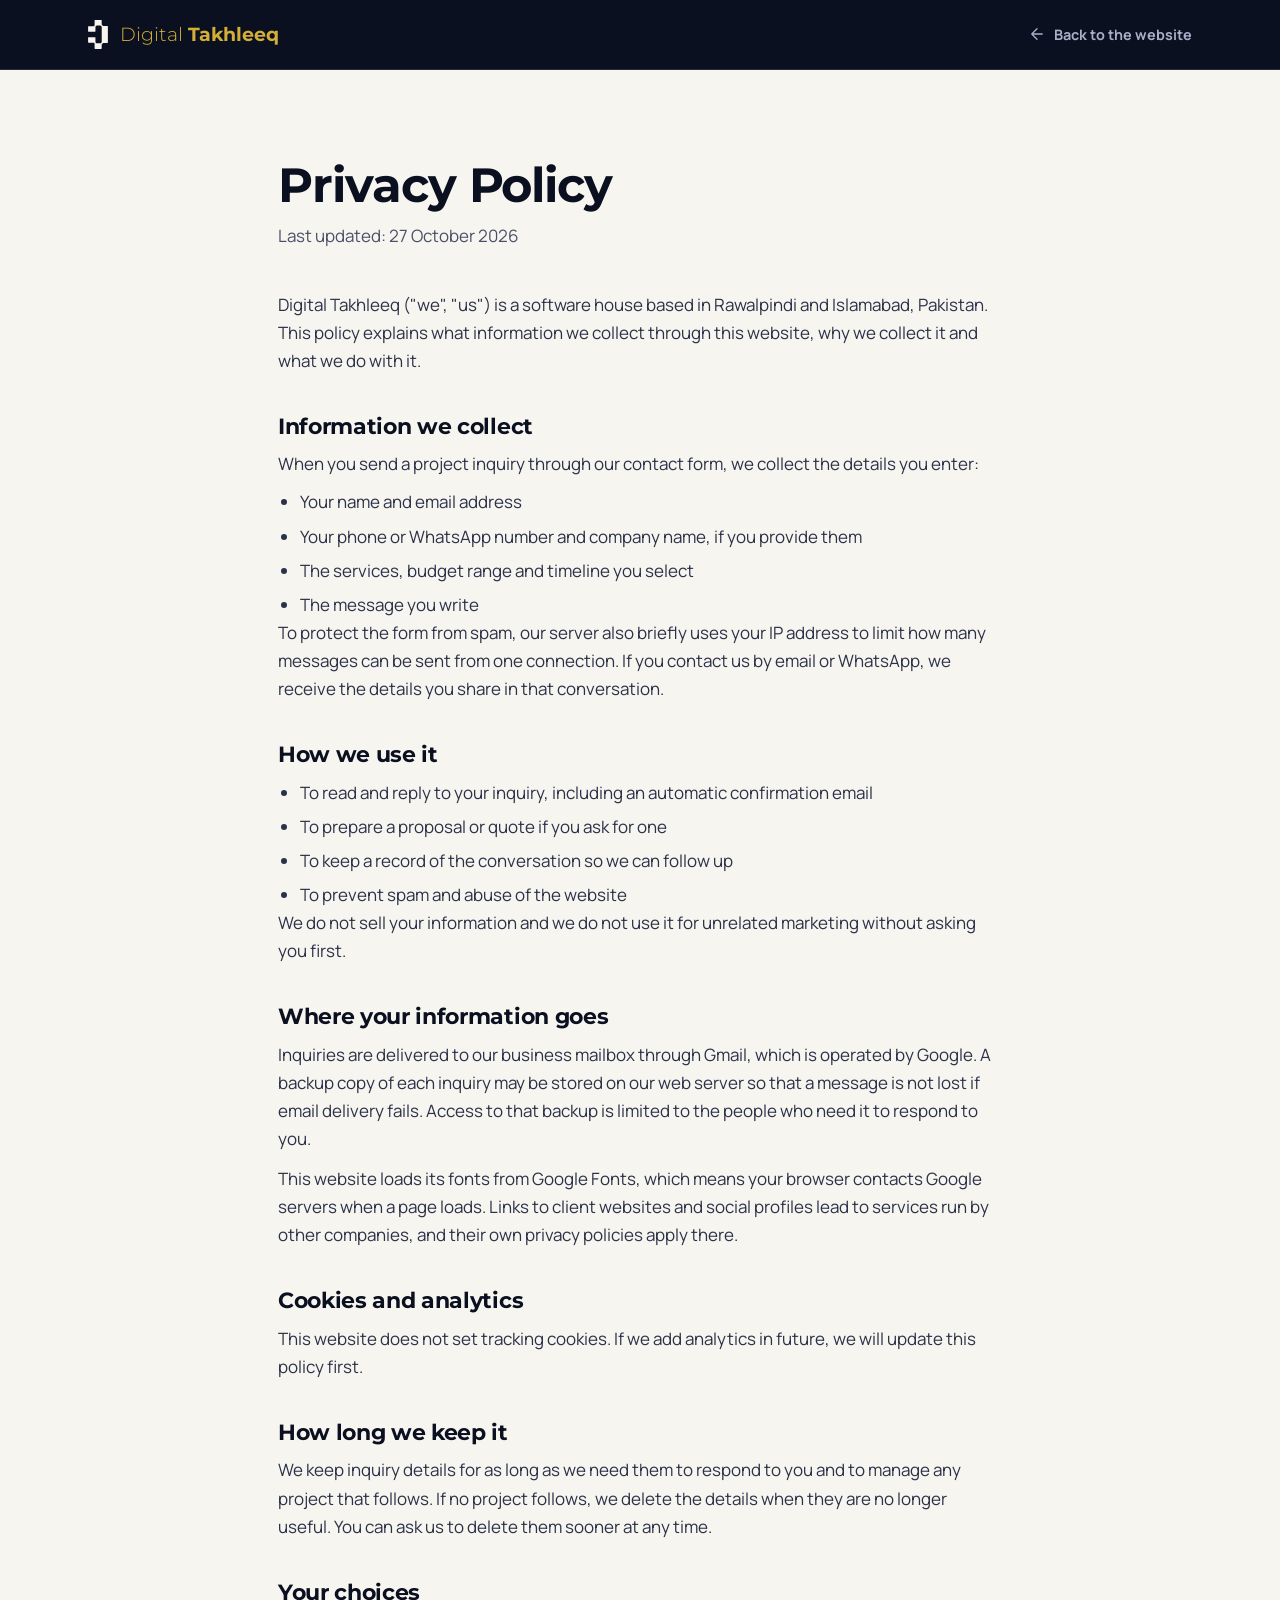
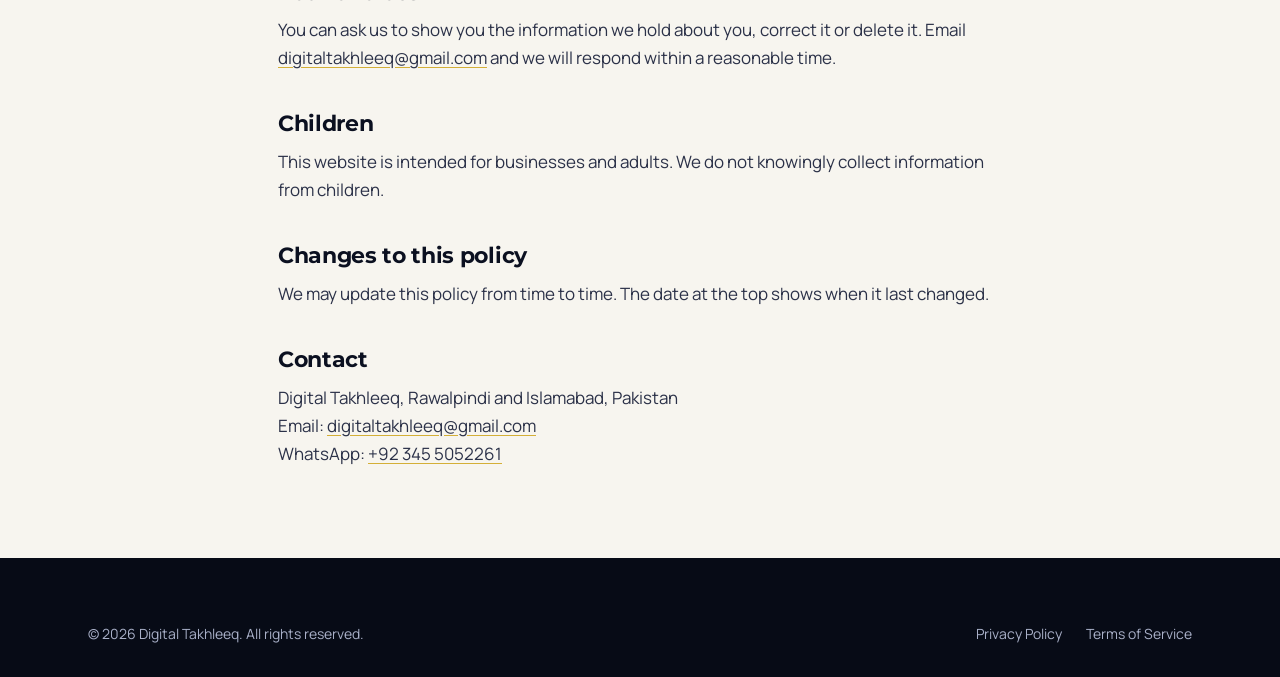
<file: privacy.html>
<!doctype html>
<html lang="en">
<head>
<meta charset="utf-8">
<meta name="viewport" content="width=device-width, initial-scale=1">
<title>Privacy Policy | Digital Takhleeq</title>
<meta name="description" content="How Digital Takhleeq collects, uses and protects the information you send us.">
<link rel="canonical" href="https://digitaltakhleeq.com/privacy.html">
<meta name="robots" content="index, follow">
<meta name="theme-color" content="#0B1020">
<link rel="icon" href="assets/img/favicon.svg" type="image/svg+xml">
<link rel="icon" href="assets/img/favicon.ico" sizes="48x48">
<link rel="apple-touch-icon" href="assets/img/apple-touch-icon.png">
<link rel="preconnect" href="https://fonts.googleapis.com">
<link rel="preconnect" href="https://fonts.gstatic.com" crossorigin>
<link rel="stylesheet" href="https://fonts.googleapis.com/css2?family=Manrope:wght@400;500;600;700&family=Montserrat:ital,wght@0,300;0,400;0,600;0,700;0,800;1,300&display=swap">
<link rel="stylesheet" href="assets/css/styles.css">
</head>
<body>
<svg width="0" height="0" style="position:absolute" aria-hidden="true" focusable="false"><defs><symbol id="i-mark" viewBox="0 0 496 726"><path fill="currentColor" stroke="none" fill-rule="evenodd" d="M174 0 L168 3 L163 11 L163 134 L159 142 L149 152 L144 155 L14 155 L6 158 L2 162 L0 167 L0 284 L3 290 L6 293 L11 295 L174 295 L182 289 L184 284 L184 170 L187 164 L208 143 L213 140 L312 140 L315 141 L339 165 L341 172 L341 553 L340 558 L337 563 L318 582 L311 585 L214 585 L206 581 L188 563 L184 555 L184 440 L177 431 L171 429 L13 429 L7 431 L2 436 L0 441 L0 558 L3 564 L6 567 L11 569 L141 569 L147 572 L160 585 L163 591 L163 714 L167 721 L176 725 L326 725 L334 722 L337 719 L340 711 L340 612 L343 607 L370 580 L375 577 L481 577 L488 575 L495 566 L495 159 L492 153 L484 148 L376 148 L370 145 L343 118 L340 113 L340 13 L338 7 L331 1 L328 0Z"/></symbol><symbol id="i-arrow" viewBox="0 0 24 24"><path d="M5 12h14M12 5l7 7-7 7"/></symbol></defs></svg>
<header class="page-bar">
<div class="wrap">
<a class="brand" href="index.html" aria-label="Digital Takhleeq home"><svg class="brand-mark" aria-hidden="true"><use href="#i-mark"/></svg><span class="brand-word"><span>Digital</span> <b>Takhleeq</b></span></a>
<a class="back" href="index.html"><svg class="ic"><use href="#i-arrow"/></svg>Back to the website</a>
</div>
</header>
<main class="legal">
<div class="wrap">
<h1>Privacy Policy</h1>
<p class="meta">Last updated: 27 October 2026</p>

<p>Digital Takhleeq ("we", "us") is a software house based in Rawalpindi and Islamabad, Pakistan. This policy explains what information we collect through this website, why we collect it and what we do with it.</p>

<h2>Information we collect</h2>
<p>When you send a project inquiry through our contact form, we collect the details you enter:</p>
<ul>
<li>Your name and email address</li>
<li>Your phone or WhatsApp number and company name, if you provide them</li>
<li>The services, budget range and timeline you select</li>
<li>The message you write</li>
</ul>
<p>To protect the form from spam, our server also briefly uses your IP address to limit how many messages can be sent from one connection. If you contact us by email or WhatsApp, we receive the details you share in that conversation.</p>

<h2>How we use it</h2>
<ul>
<li>To read and reply to your inquiry, including an automatic confirmation email</li>
<li>To prepare a proposal or quote if you ask for one</li>
<li>To keep a record of the conversation so we can follow up</li>
<li>To prevent spam and abuse of the website</li>
</ul>
<p>We do not sell your information and we do not use it for unrelated marketing without asking you first.</p>

<h2>Where your information goes</h2>
<p>Inquiries are delivered to our business mailbox through Gmail, which is operated by Google. A backup copy of each inquiry may be stored on our web server so that a message is not lost if email delivery fails. Access to that backup is limited to the people who need it to respond to you.</p>
<p>This website loads its fonts from Google Fonts, which means your browser contacts Google servers when a page loads. Links to client websites and social profiles lead to services run by other companies, and their own privacy policies apply there.</p>

<h2>Cookies and analytics</h2>
<p>This website does not set tracking cookies. If we add analytics in future, we will update this policy first.</p>

<h2>How long we keep it</h2>
<p>We keep inquiry details for as long as we need them to respond to you and to manage any project that follows. If no project follows, we delete the details when they are no longer useful. You can ask us to delete them sooner at any time.</p>

<h2>Your choices</h2>
<p>You can ask us to show you the information we hold about you, correct it or delete it. Email <a href="mailto:digitaltakhleeq@gmail.com">digitaltakhleeq@gmail.com</a> and we will respond within a reasonable time.</p>

<h2>Children</h2>
<p>This website is intended for businesses and adults. We do not knowingly collect information from children.</p>

<h2>Changes to this policy</h2>
<p>We may update this policy from time to time. The date at the top shows when it last changed.</p>

<h2>Contact</h2>
<p>Digital Takhleeq, Rawalpindi and Islamabad, Pakistan<br>Email: <a href="mailto:digitaltakhleeq@gmail.com">digitaltakhleeq@gmail.com</a><br>WhatsApp: <a href="https://wa.me/923455052261">+92 345 5052261</a></p>
</div>
</main>
<footer class="site-footer">
<div class="wrap">
<div class="foot-bottom" style="margin-top:0;border-top:0;padding-top:0">
<span>© <span id="year">2026</span> Digital Takhleeq. All rights reserved.</span>
<span class="foot-legal"><a href="privacy.html">Privacy Policy</a><a href="terms.html">Terms of Service</a></span>
</div>
</div>
</footer>
<script src="assets/js/year.js" defer></script>
</body>
</html>
</file>
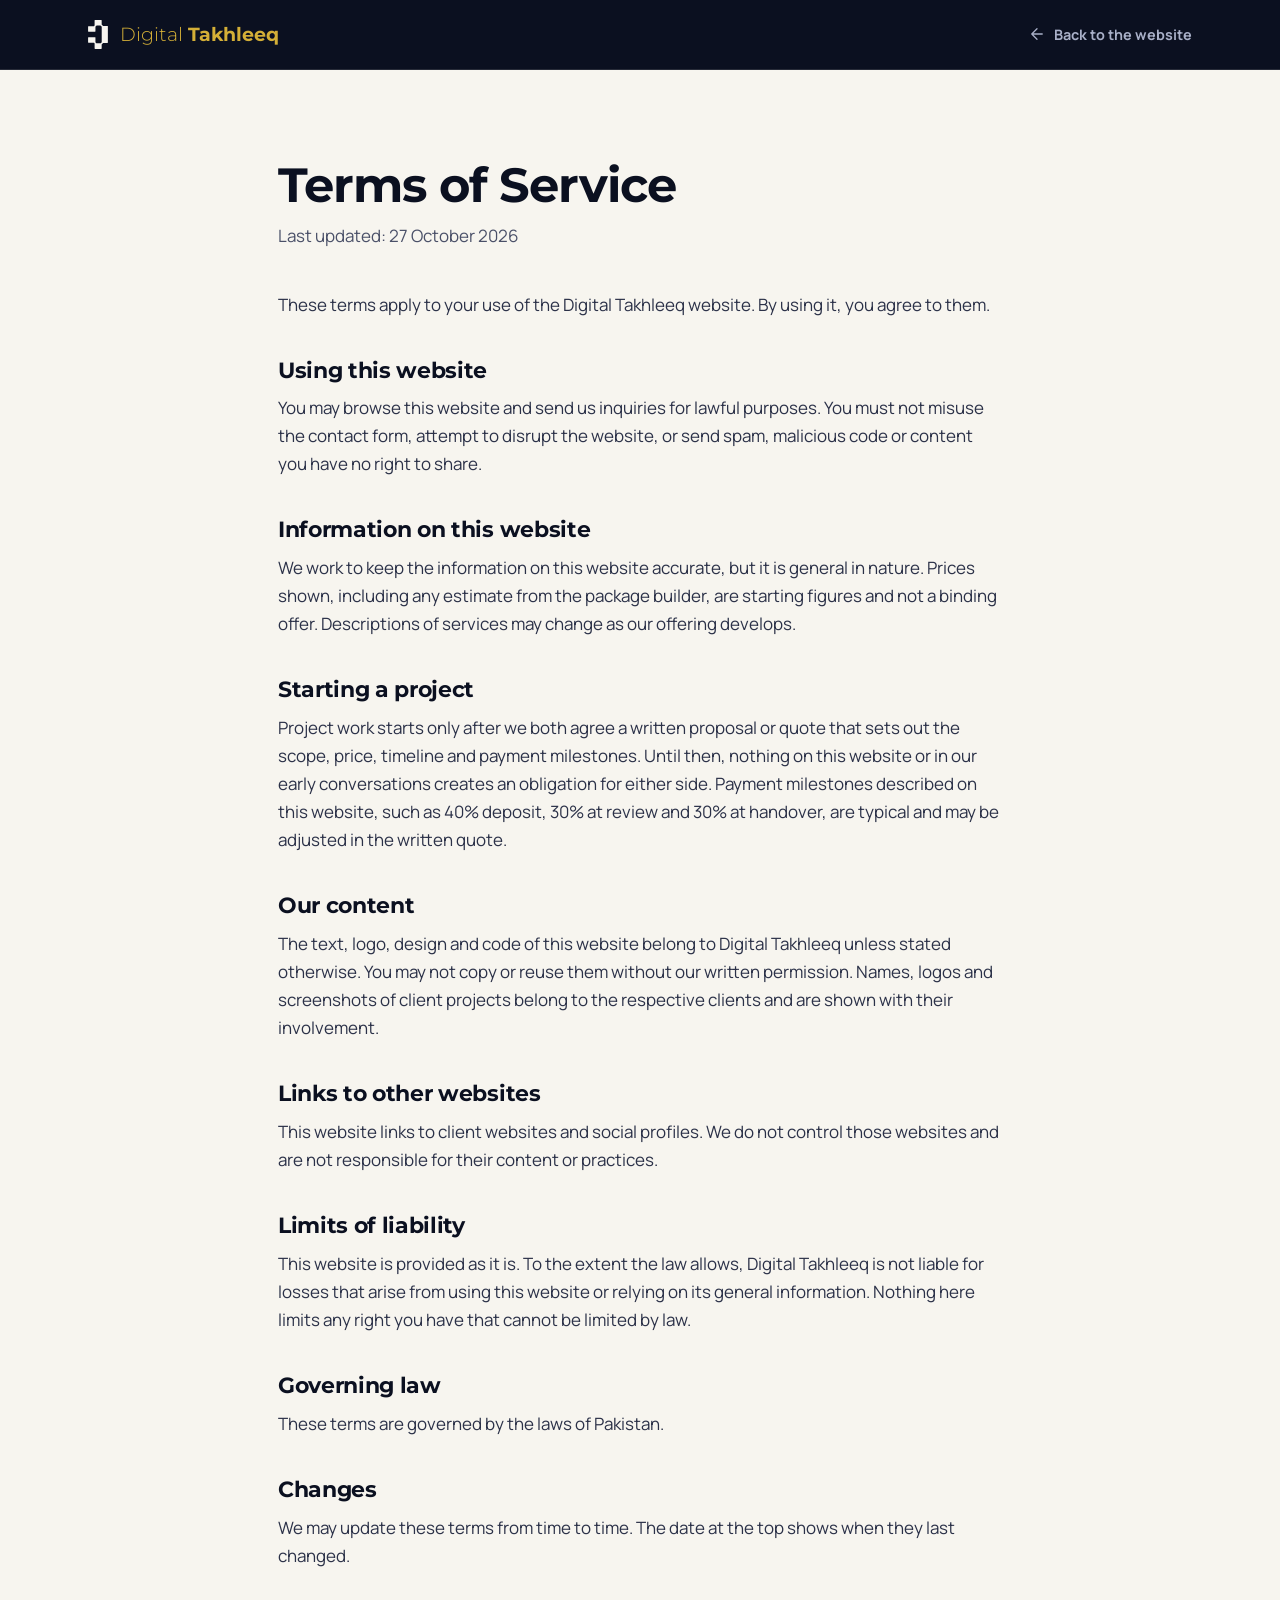
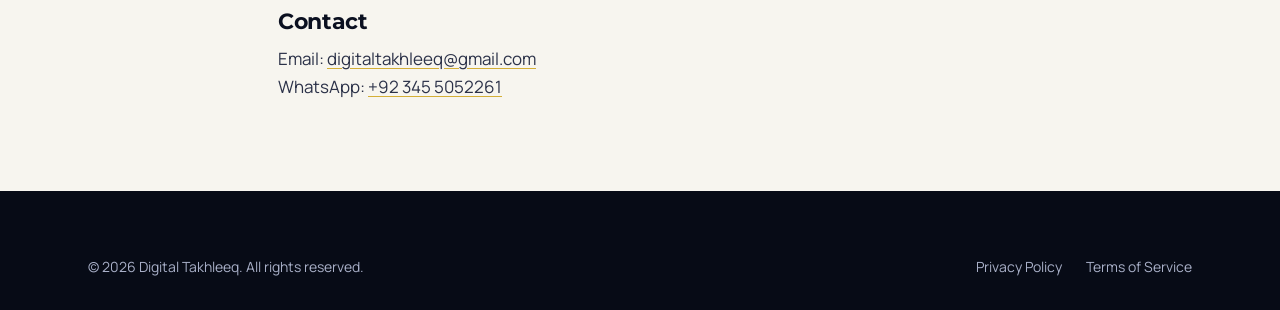
<file: terms.html>
<!doctype html>
<html lang="en">
<head>
<meta charset="utf-8">
<meta name="viewport" content="width=device-width, initial-scale=1">
<title>Terms of Service | Digital Takhleeq</title>
<meta name="description" content="The terms for using the Digital Takhleeq website and how project work is agreed.">
<link rel="canonical" href="https://digitaltakhleeq.com/terms.html">
<meta name="robots" content="index, follow">
<meta name="theme-color" content="#0B1020">
<link rel="icon" href="assets/img/favicon.svg" type="image/svg+xml">
<link rel="icon" href="assets/img/favicon.ico" sizes="48x48">
<link rel="apple-touch-icon" href="assets/img/apple-touch-icon.png">
<link rel="preconnect" href="https://fonts.googleapis.com">
<link rel="preconnect" href="https://fonts.gstatic.com" crossorigin>
<link rel="stylesheet" href="https://fonts.googleapis.com/css2?family=Manrope:wght@400;500;600;700&family=Montserrat:ital,wght@0,300;0,400;0,600;0,700;0,800;1,300&display=swap">
<link rel="stylesheet" href="assets/css/styles.css">
</head>
<body>
<svg width="0" height="0" style="position:absolute" aria-hidden="true" focusable="false"><defs><symbol id="i-mark" viewBox="0 0 496 726"><path fill="currentColor" stroke="none" fill-rule="evenodd" d="M174 0 L168 3 L163 11 L163 134 L159 142 L149 152 L144 155 L14 155 L6 158 L2 162 L0 167 L0 284 L3 290 L6 293 L11 295 L174 295 L182 289 L184 284 L184 170 L187 164 L208 143 L213 140 L312 140 L315 141 L339 165 L341 172 L341 553 L340 558 L337 563 L318 582 L311 585 L214 585 L206 581 L188 563 L184 555 L184 440 L177 431 L171 429 L13 429 L7 431 L2 436 L0 441 L0 558 L3 564 L6 567 L11 569 L141 569 L147 572 L160 585 L163 591 L163 714 L167 721 L176 725 L326 725 L334 722 L337 719 L340 711 L340 612 L343 607 L370 580 L375 577 L481 577 L488 575 L495 566 L495 159 L492 153 L484 148 L376 148 L370 145 L343 118 L340 113 L340 13 L338 7 L331 1 L328 0Z"/></symbol><symbol id="i-arrow" viewBox="0 0 24 24"><path d="M5 12h14M12 5l7 7-7 7"/></symbol></defs></svg>
<header class="page-bar">
<div class="wrap">
<a class="brand" href="index.html" aria-label="Digital Takhleeq home"><svg class="brand-mark" aria-hidden="true"><use href="#i-mark"/></svg><span class="brand-word"><span>Digital</span> <b>Takhleeq</b></span></a>
<a class="back" href="index.html"><svg class="ic"><use href="#i-arrow"/></svg>Back to the website</a>
</div>
</header>
<main class="legal">
<div class="wrap">
<h1>Terms of Service</h1>
<p class="meta">Last updated: 27 October 2026</p>

<p>These terms apply to your use of the Digital Takhleeq website. By using it, you agree to them.</p>

<h2>Using this website</h2>
<p>You may browse this website and send us inquiries for lawful purposes. You must not misuse the contact form, attempt to disrupt the website, or send spam, malicious code or content you have no right to share.</p>

<h2>Information on this website</h2>
<p>We work to keep the information on this website accurate, but it is general in nature. Prices shown, including any estimate from the package builder, are starting figures and not a binding offer. Descriptions of services may change as our offering develops.</p>

<h2>Starting a project</h2>
<p>Project work starts only after we both agree a written proposal or quote that sets out the scope, price, timeline and payment milestones. Until then, nothing on this website or in our early conversations creates an obligation for either side. Payment milestones described on this website, such as 40% deposit, 30% at review and 30% at handover, are typical and may be adjusted in the written quote.</p>

<h2>Our content</h2>
<p>The text, logo, design and code of this website belong to Digital Takhleeq unless stated otherwise. You may not copy or reuse them without our written permission. Names, logos and screenshots of client projects belong to the respective clients and are shown with their involvement.</p>

<h2>Links to other websites</h2>
<p>This website links to client websites and social profiles. We do not control those websites and are not responsible for their content or practices.</p>

<h2>Limits of liability</h2>
<p>This website is provided as it is. To the extent the law allows, Digital Takhleeq is not liable for losses that arise from using this website or relying on its general information. Nothing here limits any right you have that cannot be limited by law.</p>

<h2>Governing law</h2>
<p>These terms are governed by the laws of Pakistan.</p>

<h2>Changes</h2>
<p>We may update these terms from time to time. The date at the top shows when they last changed.</p>

<h2>Contact</h2>
<p>Email: <a href="mailto:digitaltakhleeq@gmail.com">digitaltakhleeq@gmail.com</a><br>WhatsApp: <a href="https://wa.me/923455052261">+92 345 5052261</a></p>
</div>
</main>
<footer class="site-footer">
<div class="wrap">
<div class="foot-bottom" style="margin-top:0;border-top:0;padding-top:0">
<span>© <span id="year">2026</span> Digital Takhleeq. All rights reserved.</span>
<span class="foot-legal"><a href="privacy.html">Privacy Policy</a><a href="terms.html">Terms of Service</a></span>
</div>
</div>
</footer>
<script src="assets/js/year.js" defer></script>
</body>
</html>
</file>
<file: assets/css/styles.css>
/* ==========================================================================
   Digital Takhleeq website
   Layout concept: one long page on alternating navy and cream grounds.
   Shapes are soft rounded rectangles, matching the rounded corners in the logo.
   Gold is used for action and emphasis only.
   ========================================================================== */

:root {
  --navy: #0B1020;
  --navy-2: #111833;
  --navy-3: #161F3D;
  --deep: #070B16;
  --cream: #F7F5EF;
  --cream-2: #EFEBE0;
  --white: #FFFFFF;
  --gold: #D4AF37;
  --gold-ink: #7A5F0B;
  --muted-d: #A9B0C8;
  --muted-l: #4A5068;
  --line-d: rgba(247, 245, 239, .12);
  --line-l: #DDD8CB;
  --danger: #B3261E;

  --f-display: 'Montserrat', system-ui, sans-serif;
  --f-body: 'Manrope', system-ui, -apple-system, 'Segoe UI', sans-serif;
  --f-ur: 'Noto Naskh Arabic', 'Segoe UI', serif;

  --r-s: 10px;
  --r-m: 14px;
  --r-l: 20px;
  --ease: cubic-bezier(.22, .61, .36, 1);
  --header-h: 72px;
}

*, *::before, *::after { box-sizing: border-box; }
html { scroll-behavior: smooth; -webkit-text-size-adjust: 100%; }
body {
  margin: 0;
  background: var(--navy);
  color: var(--cream);
  font-family: var(--f-body);
  font-size: 17px;
  line-height: 1.65;
  -webkit-font-smoothing: antialiased;
  text-rendering: optimizeLegibility;
}
img { max-width: 100%; display: block; }
a { color: inherit; text-decoration: none; }
button { font: inherit; color: inherit; cursor: pointer; }
h1, h2, h3, h4, p, ul, ol, dl, dd, figure { margin: 0; }
ul, ol { padding: 0; list-style: none; }
::selection { background: var(--gold); color: var(--navy); }
section[id] { scroll-margin-top: calc(var(--header-h) - 8px); }

:focus-visible { outline: 2px solid var(--gold); outline-offset: 3px; border-radius: 6px; }

.wrap { width: 100%; max-width: 1200px; margin: 0 auto; padding-inline: clamp(20px, 4vw, 48px); }

.skip { position: absolute; left: 12px; top: -64px; z-index: 100; background: var(--gold); color: var(--navy); padding: 10px 16px; border-radius: var(--r-s); font-weight: 700; transition: top .2s var(--ease); }
.skip:focus { top: 12px; }

.progress { position: fixed; top: 0; left: 0; width: 100%; height: 2px; background: var(--gold); transform-origin: left; transform: scaleX(var(--p, 0)); z-index: 70; pointer-events: none; }

.ic { width: 1.25em; height: 1.25em; fill: none; stroke: currentColor; stroke-width: 1.7; stroke-linecap: round; stroke-linejoin: round; flex: none; }

/* Themes ------------------------------------------------------------------ */
.on-dark { --fg: var(--cream); --muted: var(--muted-d); --line: var(--line-d); --surface: var(--navy-2); background: var(--navy); color: var(--fg); }
.on-light { --fg: var(--navy); --muted: var(--muted-l); --line: var(--line-l); --surface: var(--white); background: var(--cream); color: var(--fg); }

/* Type -------------------------------------------------------------------- */
h1, h2, h3 { font-family: var(--f-display); letter-spacing: -.015em; text-wrap: balance; }
h1 { font-size: clamp(2.3rem, 4.6vw, 3.6rem); line-height: 1.06; font-weight: 700; letter-spacing: -.022em; }
h2 { font-size: clamp(1.9rem, 3.4vw, 2.85rem); line-height: 1.1; font-weight: 700; }
h3 { font-size: 1.25rem; line-height: 1.25; font-weight: 700; }
.gold { color: var(--gold); }
.eyebrow { font-size: .75rem; font-weight: 700; letter-spacing: .16em; text-transform: uppercase; color: var(--gold); }
.on-light .eyebrow { color: var(--gold-ink); }
.lead { font-size: 1.125rem; line-height: 1.65; color: var(--muted); max-width: 40rem; }

.section { padding-block: clamp(64px, 8vw, 112px); }
.section-head { display: flex; flex-direction: column; gap: 16px; max-width: 46rem; margin-bottom: clamp(32px, 4vw, 56px); }
.section-head h2 + .lead { margin-top: 0; }

/* Buttons ----------------------------------------------------------------- */
.btn { display: inline-flex; align-items: center; justify-content: center; gap: 10px; padding: 15px 26px; border: 0; border-radius: var(--r-m); font-weight: 700; font-size: .95rem; line-height: 1; white-space: nowrap; transition: transform .25s var(--ease), background-color .25s var(--ease), color .25s var(--ease), box-shadow .25s var(--ease); }
.btn .ic { transition: transform .25s var(--ease); }
.btn:hover { transform: translateY(-2px); }
.btn:hover .ic { transform: translateX(3px); }
.btn:active { transform: translateY(0); }
.btn-sm { padding: 11px 18px; font-size: .875rem; border-radius: 12px; }
.btn-block { width: 100%; padding-block: 18px; }
.btn-gold { background: var(--gold); color: var(--navy); }
.btn-gold:hover { background: #E3C25A; box-shadow: 0 12px 30px -12px rgba(212, 175, 55, .7); }
.btn-ghost { background: transparent; color: var(--cream); box-shadow: inset 0 0 0 1px rgba(247, 245, 239, .28); }
.btn-ghost:hover { background: rgba(247, 245, 239, .07); box-shadow: inset 0 0 0 1px rgba(247, 245, 239, .5); }
.btn-navy { background: var(--navy); color: var(--cream); }
.btn-navy:hover { background: #1A2347; box-shadow: 0 12px 30px -14px rgba(11, 16, 32, .7); }
.btn-line { background: transparent; color: var(--navy); box-shadow: inset 0 0 0 1px var(--navy); }
.btn-line:hover { background: rgba(11, 16, 32, .05); }

.link { position: relative; display: inline-flex; align-items: center; gap: 8px; font-weight: 700; font-size: .95rem; color: var(--fg); padding-bottom: 4px; background: linear-gradient(var(--gold), var(--gold)) left bottom / 36% 2px no-repeat; transition: background-size .35s var(--ease); }
.link .ic { transition: transform .25s var(--ease); }
.link:hover { background-size: 100% 2px; }
.link:hover .ic { transform: translateX(3px); }

/* Header ------------------------------------------------------------------ */
.site-header { position: fixed; inset: 0 0 auto 0; z-index: 60; height: var(--header-h); display: flex; align-items: center; transition: background-color .35s var(--ease), border-color .35s var(--ease), box-shadow .35s var(--ease); border-bottom: 1px solid transparent; }
.site-header.is-scrolled { background: rgba(11, 16, 32, .82); -webkit-backdrop-filter: blur(14px); backdrop-filter: blur(14px); border-color: rgba(247, 245, 239, .08); }
.header-row { display: flex; align-items: center; gap: 32px; }
.brand { display: inline-flex; align-items: center; gap: 12px; }
.brand-mark { width: 20px; height: 29px; color: var(--cream); flex: none; transition: transform .4s var(--ease); }
.brand:hover .brand-mark { transform: translateY(-2px); }
.brand-word { font-family: var(--f-display); font-size: 1.2rem; line-height: 1; color: var(--gold); white-space: nowrap; }
.brand-word span { font-weight: 300; }
.brand-word b { font-weight: 700; }
.nav { display: flex; gap: 4px; margin-left: auto; }
.nav a { position: relative; padding: 10px 14px; font-size: .9rem; font-weight: 600; color: rgba(247, 245, 239, .78); border-radius: 10px; transition: color .25s var(--ease); }
.nav a::after { content: ""; position: absolute; left: 14px; right: 14px; bottom: 5px; height: 2px; background: var(--gold); transform: scaleX(0); transform-origin: left; transition: transform .3s var(--ease); }
.nav a:hover, .nav a[aria-current="true"] { color: var(--cream); }
.nav a:hover::after, .nav a[aria-current="true"]::after { transform: scaleX(1); }
.menu-btn { display: none; width: 46px; height: 46px; margin-left: auto; background: transparent; border: 0; position: relative; border-radius: 12px; }
.menu-btn span { position: absolute; left: 12px; right: 12px; height: 2px; background: var(--cream); border-radius: 2px; transition: transform .35s var(--ease), top .35s var(--ease); }
.menu-btn span:nth-child(1) { top: 18px; }
.menu-btn span:nth-child(2) { top: 26px; }
.menu-btn[aria-expanded="true"] span:nth-child(1) { top: 22px; transform: rotate(45deg); }
.menu-btn[aria-expanded="true"] span:nth-child(2) { top: 22px; transform: rotate(-45deg); }

.menu { position: fixed; inset: 0; z-index: 55; background: var(--navy); padding: calc(var(--header-h) + 28px) max(24px, env(safe-area-inset-right)) 32px max(24px, env(safe-area-inset-left)); display: flex; flex-direction: column; gap: 28px; opacity: 0; visibility: hidden; transition: opacity .35s var(--ease), visibility .35s; overflow-y: auto; }
.menu.is-open { opacity: 1; visibility: visible; }
.menu nav { display: flex; flex-direction: column; }
.menu nav a { font-family: var(--f-display); font-weight: 700; font-size: 1.9rem; padding: 12px 0; border-bottom: 1px solid var(--line-d); opacity: 0; transform: translateY(14px); transition: opacity .45s var(--ease), transform .45s var(--ease); }
.menu.is-open nav a { opacity: 1; transform: none; }
.menu.is-open nav a:nth-child(1) { transition-delay: .06s; }
.menu.is-open nav a:nth-child(2) { transition-delay: .11s; }
.menu.is-open nav a:nth-child(3) { transition-delay: .16s; }
.menu.is-open nav a:nth-child(4) { transition-delay: .21s; }
.menu.is-open nav a:nth-child(5) { transition-delay: .26s; }
.menu.is-open nav a:nth-child(6) { transition-delay: .31s; }
.menu .btn { align-self: flex-start; }
.menu-note { color: var(--muted-d); font-size: .95rem; }

/* Reveal motion ----------------------------------------------------------- */
.js [data-reveal] { opacity: 0; transform: translate3d(0, 18px, 0); transition: opacity .7s var(--ease) var(--d, 0s), transform .7s var(--ease) var(--d, 0s); }
.js [data-reveal].is-in { opacity: 1; transform: none; }

/* Hero -------------------------------------------------------------------- */
.hero { position: relative; overflow: hidden; padding-top: calc(var(--header-h) + clamp(40px, 6vw, 88px)); }
.hero::before { content: ""; position: absolute; inset: -20% -10% auto auto; width: 70%; height: 90%; background: radial-gradient(closest-side, rgba(212, 175, 55, .11), transparent); pointer-events: none; }
.hero-grid { position: relative; display: grid; grid-template-columns: minmax(0, 1.15fr) minmax(0, .85fr); gap: clamp(40px, 6vw, 72px); align-items: center; }
.hero-copy { display: flex; flex-direction: column; gap: 26px; }
.hero-actions { display: flex; flex-wrap: wrap; gap: 14px; padding-top: 4px; }
.hero-note { font-size: .9rem; color: var(--muted-d); }

.sys { max-width: 520px; width: 100%; margin-inline: auto; background: var(--navy-2); border: 1px solid var(--line-d); border-radius: 24px; padding: clamp(20px, 3vw, 32px); display: flex; flex-direction: column; align-items: center; }
.sys-chip { display: inline-flex; align-items: center; gap: 10px; padding: 9px 16px; border-radius: 999px; background: var(--navy); border: 1px solid var(--line-d); font-size: .7rem; font-weight: 700; letter-spacing: .16em; text-transform: uppercase; }
.sys-chip .dot { width: 7px; height: 7px; border-radius: 50%; background: var(--gold); animation: pulse 2.4s ease-in-out infinite; }
.sys-link { position: relative; width: 1px; height: 30px; background: rgba(247, 245, 239, .2); }
.sys-link i { position: absolute; left: -2px; top: 0; width: 5px; height: 5px; border-radius: 50%; background: var(--gold); animation: travel 2.4s ease-in-out infinite; }
.sys-core { width: 100%; display: flex; align-items: center; gap: 18px; padding: 18px 22px; background: var(--navy); border: 1px solid rgba(212, 175, 55, .5); border-radius: var(--r-l); }
.sys-mark { width: 26px; height: 38px; color: var(--cream); flex: none; }
.sys-core div { display: flex; flex-direction: column; gap: 2px; min-width: 0; }
.sys-core strong { font-family: var(--f-display); font-size: 1.1rem; }
.sys-core span { font-size: .875rem; color: var(--muted-d); }
.sys-mods { width: 100%; display: grid; grid-template-columns: repeat(3, minmax(0, 1fr)); gap: 10px; }
.sys-mods li { display: flex; flex-direction: column; gap: 10px; padding: 14px; background: var(--navy); border-radius: var(--r-m); font-size: .85rem; font-weight: 700; box-shadow: inset 0 0 0 1px var(--line-d); animation: lit 7.2s ease-in-out infinite; }
.sys-mods li .ic { color: var(--gold); width: 22px; height: 22px; }
.sys-mods li:nth-child(1) { animation-delay: 0s; }
.sys-mods li:nth-child(2) { animation-delay: 1.2s; }
.sys-mods li:nth-child(3) { animation-delay: 2.4s; }
.sys-mods li:nth-child(4) { animation-delay: 3.6s; }
.sys-mods li:nth-child(5) { animation-delay: 4.8s; }
.sys-mods li:nth-child(6) { animation-delay: 6s; }
@keyframes lit { 0%, 18%, 100% { box-shadow: inset 0 0 0 1px var(--line-d); transform: none; } 4%, 12% { box-shadow: inset 0 0 0 1px var(--gold); transform: translateY(-3px); } }
@keyframes travel { 0% { transform: translateY(0); opacity: 0; } 15%, 85% { opacity: 1; } 100% { transform: translateY(26px); opacity: 0; } }
@keyframes pulse { 0%, 100% { box-shadow: 0 0 0 0 rgba(212, 175, 55, .5); } 50% { box-shadow: 0 0 0 6px rgba(212, 175, 55, 0); } }

.facts { display: grid; grid-template-columns: repeat(4, minmax(0, 1fr)); gap: 0; margin-top: clamp(48px, 6vw, 80px); border-top: 1px solid var(--line-d); padding-block: 36px 56px; }
.facts li { display: flex; flex-direction: column; gap: 8px; padding-right: 28px; }
.facts strong { font-family: var(--f-display); font-size: 1.05rem; }
.facts span { font-size: .95rem; line-height: 1.55; color: var(--muted-d); }

/* Services ---------------------------------------------------------------- */
.cards { display: grid; grid-template-columns: repeat(3, minmax(0, 1fr)); gap: 24px; }
.card { background: var(--surface); border: 1px solid var(--line); border-radius: var(--r-l); padding: 32px; display: flex; flex-direction: column; gap: 14px; transition: transform .35s var(--ease), border-color .35s var(--ease), box-shadow .35s var(--ease); }
.card p { color: var(--muted); font-size: 1rem; flex: 1; }
.svc:hover { transform: translateY(-5px); border-color: var(--gold); box-shadow: 0 24px 48px -28px rgba(11, 16, 32, .35); }
.svc-ic { width: 48px; height: 48px; border-radius: 12px; background: var(--navy); color: var(--gold); display: grid; place-items: center; transition: background-color .3s var(--ease), color .3s var(--ease), transform .35s var(--ease); }
.svc-ic .ic { width: 24px; height: 24px; }
.svc:hover .svc-ic { background: var(--gold); color: var(--navy); transform: rotate(-6deg); }
.svc .link { align-self: flex-start; }

/* System / journey -------------------------------------------------------- */
.split { display: grid; grid-template-columns: minmax(0, .95fr) minmax(0, 1.05fr); gap: clamp(40px, 6vw, 80px); align-items: start; }
.split-copy { display: flex; flex-direction: column; gap: 20px; align-items: flex-start; }
#system .split-copy { position: sticky; top: calc(var(--header-h) + 32px); }

.journey { background: var(--navy-2); border: 1px solid var(--line-d); border-radius: 24px; padding: clamp(20px, 3vw, 32px); }
.journey-title { font-size: .72rem; font-weight: 700; letter-spacing: .16em; text-transform: uppercase; color: var(--muted-d); margin-bottom: 12px; }
.step { border-top: 1px solid var(--line-d); position: relative; }
.step-btn { position: relative; width: 100%; display: flex; align-items: center; gap: 18px; text-align: left; background: none; border: 0; padding: 18px 0; }
.step-num { flex: none; width: 40px; height: 40px; border-radius: 12px; display: grid; place-items: center; font-family: var(--f-display); font-weight: 700; font-size: .8rem; color: var(--gold); box-shadow: inset 0 0 0 1px rgba(212, 175, 55, .4); transition: background-color .35s var(--ease), color .35s var(--ease), box-shadow .35s var(--ease); }
.step-text { display: flex; flex-direction: column; gap: 3px; min-width: 0; }
.step-text b { font-weight: 600; font-size: 1rem; line-height: 1.4; transition: color .3s var(--ease); }
.step-text em { font-style: normal; font-size: .7rem; font-weight: 700; letter-spacing: .1em; text-transform: uppercase; color: var(--gold); opacity: .85; }
.step:not(.is-active) .step-text b { color: rgba(247, 245, 239, .62); }
.step:not(.is-active):hover .step-text b { color: var(--cream); }
.step.is-active .step-num { background: var(--gold); color: var(--navy); box-shadow: none; }
.step-body { display: grid; grid-template-rows: 0fr; transition: grid-template-rows .45s var(--ease); }
.step-body > div { overflow: hidden; }
.step-body p { padding: 0 0 20px 58px; color: var(--muted-d); font-size: .975rem; }
.step.is-active .step-body { grid-template-rows: 1fr; }
.step-btn::after { content: ""; position: absolute; left: 0; bottom: -1px; height: 2px; width: 100%; background: var(--gold); transform: scaleX(0); transform-origin: left; }
.journey.is-playing .step.is-active .step-btn::after { animation: fill var(--dur, 5s) linear forwards; }
.journey.is-paused .step.is-active .step-btn::after { animation-play-state: paused; }
@keyframes fill { to { transform: scaleX(1); } }

/* Process ----------------------------------------------------------------- */
.timeline { display: grid; grid-template-columns: repeat(5, minmax(0, 1fr)); gap: 28px; }
.timeline li { position: relative; padding-top: 38px; display: flex; flex-direction: column; gap: 10px; }
.timeline li::before { content: ""; position: absolute; top: 7px; left: 16px; right: -28px; height: 1px; background: var(--line-l); }
.timeline li:last-child::before { display: none; }
.t-dot { position: absolute; top: 0; left: 0; width: 15px; height: 15px; border-radius: 50%; background: var(--cream); box-shadow: inset 0 0 0 2px var(--navy); transition: background-color .3s var(--ease), transform .3s var(--ease); }
.timeline li:hover .t-dot { background: var(--gold); transform: scale(1.25); }
.t-num { font-family: var(--f-display); font-weight: 800; font-size: .8rem; color: var(--gold-ink); }
.timeline p { color: var(--muted); font-size: .975rem; }
.timeline .t-out { margin-top: 6px; padding-top: 12px; border-top: 1px solid var(--line-l); color: var(--navy); font-weight: 700; font-size: .95rem; }
.t-out small { display: block; margin-bottom: 2px; font-size: .68rem; font-weight: 700; letter-spacing: .14em; text-transform: uppercase; color: var(--muted-l); }

/* Work -------------------------------------------------------------------- */
.work-grid { display: grid; grid-template-columns: repeat(3, minmax(0, 1fr)); gap: 24px; }
.work-card { display: flex; flex-direction: column; background: var(--surface); border: 1px solid var(--line); border-radius: var(--r-l); overflow: hidden; transition: transform .4s var(--ease), border-color .4s var(--ease), box-shadow .4s var(--ease); }
.work-card:hover { transform: translateY(-6px); border-color: rgba(212, 175, 55, .55); box-shadow: 0 30px 60px -34px rgba(0, 0, 0, .8); }
.shot { position: relative; display: block; aspect-ratio: 16 / 10; overflow: hidden; background: #0E1428; }
.shot img { position: absolute; inset: 0; width: 100%; height: 100%; object-fit: cover; transition: transform .8s var(--ease); }
.work-card:hover .shot img { transform: scale(1.04); }
.shot-fallback { position: absolute; inset: 0; display: flex; flex-direction: column; background: linear-gradient(135deg, #131B3A, #0E1428); }
.shot-fallback .bar { display: flex; align-items: center; gap: 6px; padding: 12px 16px; background: rgba(11, 16, 32, .7); }
.shot-fallback .bar i { width: 8px; height: 8px; border-radius: 50%; background: #2A3358; }
.shot-fallback .bar em { margin-left: 10px; font-style: normal; font-size: .75rem; color: var(--muted-d); }
.shot-fallback strong { flex: 1; display: grid; place-items: center; font-family: var(--f-display); font-size: 1.6rem; font-weight: 700; color: var(--cream); }
.work-body { display: flex; flex-direction: column; gap: 12px; padding: 24px 26px 28px; flex: 1; }
.work-body p { color: var(--muted); font-size: .975rem; }
.work-body .link { margin-top: auto; align-self: flex-start; }
.tags { display: flex; flex-wrap: wrap; gap: 8px; }
.tags li { font-size: .72rem; font-weight: 700; padding: 6px 11px; border-radius: 999px; background: rgba(212, 175, 55, .12); color: #E3C466; }
.work-next { background: transparent; border: 1px dashed rgba(212, 175, 55, .5); justify-content: center; }
.work-next:hover { background: rgba(212, 175, 55, .05); }
.work-next-in { display: flex; flex-direction: column; align-items: flex-start; gap: 14px; padding: 32px; }
.work-next-in p { color: var(--muted-d); }
.pill { display: inline-block; font-size: .68rem; font-weight: 700; letter-spacing: .14em; text-transform: uppercase; padding: 6px 12px; border-radius: 999px; background: var(--gold); color: var(--navy); }

/* Pricing ----------------------------------------------------------------- */
.pricing { display: grid; grid-template-columns: minmax(0, 1.4fr) minmax(0, .9fr); gap: 32px; align-items: start; }
.caps { display: flex; flex-direction: column; gap: 12px; min-width: 0; }
.caps-msg { color: var(--muted-l); padding: 8px 0; }
.caps-msg a { color: var(--navy); text-decoration: underline; text-underline-offset: 3px; font-weight: 700; }
.cap { background: var(--white); border: 1px solid var(--line-l); border-radius: var(--r-m); color: var(--navy); transition: border-color .25s var(--ease), box-shadow .25s var(--ease); }
.cap:hover { border-color: var(--navy); }
.cap.is-on { border-color: var(--navy); box-shadow: 0 0 0 1px var(--navy); }
.cap-head { display: flex; align-items: flex-start; gap: 14px; width: 100%; text-align: left; padding: 18px 20px; background: none; border: 0; color: var(--navy); border-radius: var(--r-m); }
.box { flex: none; width: 22px; height: 22px; border-radius: 7px; background: var(--white); box-shadow: inset 0 0 0 2px var(--navy); display: grid; place-items: center; color: var(--gold); transition: background-color .25s var(--ease); margin-top: 2px; }
.box .ic { width: 14px; height: 14px; stroke-width: 3.2; transform: scale(0); transition: transform .3s var(--ease); }
.cap.is-on .box { background: var(--navy); }
.cap.is-on .box .ic { transform: scale(1); }
.cap-t { display: flex; flex-direction: column; gap: 3px; min-width: 0; flex: 1; }
.cap-t b { font-size: 1rem; }
.cap-t em { font-style: normal; font-size: .875rem; line-height: 1.45; color: var(--muted-l); }
.cap-from { flex: none; text-align: right; font-size: .75rem; line-height: 1.35; color: var(--muted-l); font-variant-numeric: tabular-nums; padding-top: 2px; }
.cap-from b { display: block; font-size: .95rem; color: var(--navy); }
.tiers-wrap { display: grid; grid-template-rows: 0fr; visibility: hidden; transition: grid-template-rows .4s var(--ease), visibility 0s .4s; }
.cap.is-on .tiers-wrap { grid-template-rows: 1fr; visibility: visible; transition: grid-template-rows .4s var(--ease), visibility 0s; }
.tiers-wrap > div { overflow: hidden; min-height: 0; }
.tiers { display: grid; grid-template-columns: repeat(3, minmax(0, 1fr)); gap: 8px; padding: 2px 20px 20px; }
.tier { display: flex; flex-direction: column; gap: 4px; text-align: left; padding: 12px 14px; background: var(--cream); color: var(--navy); border: 1px solid var(--line-l); border-radius: 12px; transition: background-color .25s var(--ease), border-color .25s var(--ease), color .25s var(--ease), transform .25s var(--ease); }
.tier:hover { border-color: var(--navy); }
.tier:active { transform: scale(.98); }
.tier b { font-size: .875rem; }
.tier .tp { font-size: .95rem; font-weight: 800; font-variant-numeric: tabular-nums; }
.tier small { font-size: .78rem; line-height: 1.45; color: var(--muted-l); }
.tier[aria-checked="true"] { background: var(--navy); color: var(--cream); border-color: var(--navy); }
.tier[aria-checked="true"] .tp { color: var(--gold); }
.tier[aria-checked="true"] small { color: var(--muted-d); }

.quote { position: sticky; top: calc(var(--header-h) + 24px); background: var(--navy); color: var(--cream); border-radius: 24px; padding: clamp(24px, 3vw, 34px); display: flex; flex-direction: column; gap: 18px; min-width: 0; }
.quote.is-form { position: static; }
.quote-view, .quote-form, .quote-state { display: flex; flex-direction: column; gap: 18px; animation: pop .4s var(--ease); }
.quote-state { align-items: flex-start; }
.quote-state p { color: var(--muted-d); }
.quote .success-ic { background: var(--gold); color: var(--navy); }
.quote-label { font-size: .72rem; font-weight: 700; letter-spacing: .16em; text-transform: uppercase; color: var(--muted-d); }
.quote-totals { display: flex; flex-direction: column; gap: 14px; }
.quote-tl { display: block; font-size: .8rem; font-weight: 700; color: var(--muted-d); margin-bottom: 2px; }
.quote-figure { font-family: var(--f-display); font-weight: 800; font-size: clamp(2rem, 4vw, 2.7rem); line-height: 1.05; color: var(--gold); font-variant-numeric: tabular-nums; }
.quote-total-m .quote-figure { font-size: clamp(1.5rem, 3vw, 1.95rem); }
.quote-total-m .quote-figure small { font-size: .5em; font-weight: 600; color: var(--muted-d); }
.quote-lines { display: flex; flex-direction: column; padding-block: 8px; border-block: 1px solid var(--line-d); }
.quote-lines li { display: flex; justify-content: space-between; align-items: baseline; gap: 14px; padding: 8px 0; font-size: .9rem; animation: pop .35s var(--ease); }
.quote-lines li + li { border-top: 1px solid rgba(247, 245, 239, .08); }
.quote-lines .ql-name { min-width: 0; }
.quote-lines .ql-name b { font-weight: 700; }
.quote-lines .ql-name em { font-style: normal; color: var(--muted-d); }
.quote-lines .ql-price { flex: none; font-weight: 700; font-variant-numeric: tabular-nums; white-space: nowrap; }
.quote-lines .ql-empty { color: var(--muted-d); }
.quote-lines-sm li { font-size: .82rem; padding: 5px 0; }
.quote-note { font-size: .8125rem; line-height: 1.6; color: var(--muted-d); }
.quote-actions { display: flex; flex-direction: column; gap: 10px; }
.quote-actions .btn-block { padding-block: 16px; }
.btn[aria-disabled="true"] { opacity: .4; pointer-events: none; }
.quote-alt { align-self: center; font-size: .85rem; color: var(--muted-d); text-decoration: underline; text-underline-offset: 3px; transition: color .25s var(--ease); }
.quote-alt:hover { color: var(--cream); }
.btn-text { align-self: flex-start; padding: 4px 0; background: none; border: 0; color: var(--muted-d); font-size: .875rem; text-decoration: underline; text-underline-offset: 3px; }
.btn-text:hover { color: var(--cream); }
.quote-form .field label, .quote-form .field legend { color: var(--cream); }
.quote-form .field input[type="text"], .quote-form .field input[type="email"], .quote-form .field input[type="tel"], .quote-form .field textarea { background: rgba(247, 245, 239, .06); color: var(--cream); border-color: rgba(247, 245, 239, .26); height: 46px; }
.quote-form .field textarea { height: auto; min-height: 84px; }
.quote-form .field input:focus, .quote-form .field textarea:focus { border-color: var(--gold); box-shadow: 0 0 0 4px rgba(212, 175, 55, .25); }
.quote-form .check { color: var(--muted-d); }
.quote-form .check a { color: var(--cream); }
.quote-form .check-box { background: transparent; box-shadow: inset 0 0 0 2px var(--muted-d); }
.quote-form .check input:checked + .check-box { background: var(--gold); box-shadow: none; color: var(--navy); }
.quote-form .err { color: #FF9C9C; }
.quote-form .field.has-error input, .quote-form .field.has-error textarea { border-color: #FF9C9C; }
.quote-form .form-status.is-error { color: #FF9C9C; }
.quote .spinner { border-color: rgba(11, 16, 32, .25); border-top-color: var(--navy); }
.quote .btn-ghost .spinner { border-color: rgba(247, 245, 239, .3); border-top-color: var(--cream); }
@keyframes pop { from { opacity: 0; transform: scale(.85); } to { opacity: 1; transform: none; } }

/* About ------------------------------------------------------------------- */
.about-top { display: grid; grid-template-columns: minmax(0, 1.15fr) minmax(0, .85fr); gap: clamp(32px, 6vw, 80px); align-items: start; margin-bottom: 56px; }
.about-text { display: flex; flex-direction: column; gap: 18px; color: var(--muted-d); font-size: 1.0625rem; line-height: 1.75; }
.about-text b { color: var(--cream); }
.ur { font-family: var(--f-ur); font-size: 1.15em; color: var(--gold); }
.principles { display: grid; grid-template-columns: repeat(3, minmax(0, 1fr)); gap: 20px; }
.card-d { background: var(--navy-2); border: 1px solid var(--line-d); border-radius: var(--r-l); padding: 28px; display: flex; flex-direction: column; gap: 10px; transition: border-color .35s var(--ease), transform .35s var(--ease); }
.card-d:hover { border-color: rgba(212, 175, 55, .5); transform: translateY(-4px); }
.card-d p { color: var(--muted-d); font-size: .975rem; }
.stack { display: grid; grid-template-columns: repeat(4, minmax(0, 1fr)); gap: 24px; margin-top: 56px; padding-top: 32px; border-top: 1px solid var(--line-d); }
.stack dt { font-size: .72rem; font-weight: 700; letter-spacing: .14em; text-transform: uppercase; color: var(--gold); margin-bottom: 8px; }
.stack dd { font-size: .95rem; line-height: 1.55; color: #D9DDEB; }

/* FAQ --------------------------------------------------------------------- */
.split-faq { grid-template-columns: minmax(0, .8fr) minmax(0, 1.4fr); }
.faq { border-bottom: 1px solid var(--line-l); }
.faq-item { border-top: 1px solid var(--line-l); }
.faq-q { width: 100%; display: flex; align-items: center; justify-content: space-between; gap: 24px; padding: 24px 0; text-align: left; background: none; border: 0; font-family: var(--f-body); font-size: 1.1rem; font-weight: 700; color: var(--navy); transition: color .25s var(--ease); }
.faq-q:hover { color: var(--gold-ink); }
.faq-i { position: relative; flex: none; width: 18px; height: 18px; }
.faq-i::before, .faq-i::after { content: ""; position: absolute; left: 0; top: 8px; width: 18px; height: 2px; background: currentColor; border-radius: 2px; transition: transform .35s var(--ease); }
.faq-i::after { transform: rotate(90deg); }
.faq-q[aria-expanded="true"] .faq-i::after { transform: rotate(0); }
.faq-a { display: grid; grid-template-rows: 0fr; transition: grid-template-rows .4s var(--ease); }
.faq-a > div { overflow: hidden; }
.faq-a p { padding: 0 48px 24px 0; color: var(--muted-l); }
.faq-item.is-open .faq-a { grid-template-rows: 1fr; }

/* Contact ----------------------------------------------------------------- */
.split-contact { grid-template-columns: minmax(0, .9fr) minmax(0, 1.1fr); }
.contact-list { width: 100%; margin-top: 12px; border-bottom: 1px solid var(--line-d); }
.contact-list li { display: flex; gap: 16px; align-items: flex-start; padding: 18px 0; border-top: 1px solid var(--line-d); }
.contact-list .ic { color: var(--gold); width: 22px; height: 22px; margin-top: 3px; }
.contact-list small { display: block; font-size: .7rem; font-weight: 700; letter-spacing: .14em; text-transform: uppercase; color: var(--muted-d); }
.contact-list a, .contact-list span { font-size: 1.125rem; font-weight: 600; transition: color .25s var(--ease); }
.contact-list a:hover { color: var(--gold); }

.form-card { background: var(--cream); color: var(--navy); border-radius: 24px; padding: clamp(24px, 3vw, 40px); box-shadow: 0 40px 80px -40px rgba(0, 0, 0, .7); }
.form-card form { display: flex; flex-direction: column; gap: 20px; }
.grid-2 { display: grid; grid-template-columns: repeat(2, minmax(0, 1fr)); gap: 20px; }
.field { display: flex; flex-direction: column; gap: 6px; min-width: 0; border: 0; padding: 0; margin: 0; }
.field label, .field legend { font-size: .8125rem; font-weight: 700; padding: 0; margin-bottom: 2px; }
.field input[type="text"], .field input[type="email"], .field input[type="tel"], .field textarea { width: 100%; height: 50px; padding: 0 16px; background: var(--white); color: var(--navy); border: 1px solid #CFCABB; border-radius: var(--r-m); font: inherit; font-size: 1rem; transition: border-color .25s var(--ease), box-shadow .25s var(--ease); }
.field textarea { height: auto; padding: 14px 16px; line-height: 1.55; resize: vertical; min-height: 130px; }
.field input:focus, .field textarea:focus { outline: none; border-color: var(--navy); box-shadow: 0 0 0 4px rgba(212, 175, 55, .35); }
.field.has-error input, .field.has-error textarea { border-color: var(--danger); }
.err { min-height: 0; font-size: .8125rem; color: var(--danger); font-weight: 600; }
.err:empty { display: none; }

.chip-row { display: flex; flex-wrap: wrap; gap: 8px; }
.chip { position: relative; }
.chip input { position: absolute; opacity: 0; inset: 0; width: 100%; height: 100%; margin: 0; cursor: pointer; }
.chip span { display: inline-flex; align-items: center; padding: 10px 16px; background: var(--white); border: 1px solid #CFCABB; border-radius: 999px; font-size: .875rem; font-weight: 600; transition: background-color .25s var(--ease), color .25s var(--ease), border-color .25s var(--ease), transform .25s var(--ease); }
.chip:hover span { border-color: var(--navy); }
.chip input:checked + span { background: var(--navy); color: var(--cream); border-color: var(--navy); }
.chip input:focus-visible + span { outline: 2px solid var(--gold); outline-offset: 3px; }
.chip input:active + span { transform: scale(.96); }

.check { display: flex; gap: 12px; align-items: flex-start; font-size: .875rem; line-height: 1.55; color: var(--muted-l); cursor: pointer; }
.check input { position: absolute; opacity: 0; width: 22px; height: 22px; margin: 0; cursor: pointer; }
.check-box { flex: none; width: 22px; height: 22px; border-radius: 7px; background: var(--white); box-shadow: inset 0 0 0 2px var(--navy); display: grid; place-items: center; color: var(--gold); transition: background-color .25s var(--ease); margin-top: 1px; }
.check-box .ic { width: 14px; height: 14px; stroke-width: 3.2; transform: scale(0); transition: transform .3s var(--ease); }
.check input:checked + .check-box { background: var(--navy); }
.check input:checked + .check-box .ic { transform: scale(1); }
.check input:focus-visible + .check-box { outline: 2px solid var(--gold); outline-offset: 3px; }
.check a { color: var(--navy); text-decoration: underline; text-underline-offset: 3px; }
.field.consent { position: relative; }

.hp { position: absolute; left: -9999px; width: 1px; height: 1px; overflow: hidden; }
.form-status { min-height: 0; font-size: .9rem; font-weight: 600; }
.form-status:empty { display: none; }
.form-status.is-error { color: var(--danger); }
.spinner { display: none; width: 18px; height: 18px; border: 2px solid rgba(247, 245, 239, .3); border-top-color: var(--cream); border-radius: 50%; animation: spin .7s linear infinite; }
.is-loading .spinner { display: inline-block; }
.is-loading .btn-label { opacity: .7; }
.btn[disabled] { pointer-events: none; opacity: .9; }
@keyframes spin { to { transform: rotate(360deg); } }

.success, .fallback { display: flex; flex-direction: column; align-items: flex-start; gap: 14px; padding: 12px 0; animation: pop .5s var(--ease); }
[hidden] { display: none !important; }
.success p, .fallback p { color: var(--muted-l); }
.success-ic { width: 60px; height: 60px; border-radius: 18px; background: var(--navy); color: var(--gold); display: grid; place-items: center; }
.success-ic .ic { width: 28px; height: 28px; stroke-width: 2.4; }
.fallback-actions { display: flex; flex-wrap: wrap; gap: 10px; padding-top: 6px; }

/* Footer ------------------------------------------------------------------ */
.site-footer { background: var(--deep); color: var(--muted-d); padding-block: 64px 32px; font-size: .95rem; }
.foot-grid { display: grid; grid-template-columns: 2fr 1fr 1fr 1.5fr; gap: 48px; }
.foot-brand { display: flex; flex-direction: column; gap: 16px; align-items: flex-start; }
.foot-brand p { max-width: 20rem; line-height: 1.6; }
.foot-col { display: flex; flex-direction: column; gap: 10px; align-items: flex-start; }
.foot-col h4 { font-size: .72rem; font-weight: 700; letter-spacing: .14em; text-transform: uppercase; color: var(--cream); margin-bottom: 4px; }
.foot-col a { transition: color .25s var(--ease); }
.foot-col a:hover { color: var(--cream); }
.social { display: flex; gap: 10px; margin-top: 4px; }
.social a { width: 42px; height: 42px; border-radius: 12px; display: grid; place-items: center; box-shadow: inset 0 0 0 1px rgba(247, 245, 239, .18); transition: background-color .25s var(--ease), color .25s var(--ease), transform .25s var(--ease), box-shadow .25s var(--ease); }
.social a:hover { background: var(--gold); color: var(--navy); box-shadow: none; transform: translateY(-3px); }
.foot-bottom { display: flex; flex-wrap: wrap; justify-content: space-between; gap: 12px 32px; margin-top: 48px; padding-top: 24px; border-top: 1px solid #1C2440; font-size: .875rem; }
.foot-legal { display: flex; gap: 24px; }
.foot-legal a:hover { color: var(--cream); }

.wa-float { position: fixed; right: max(18px, env(safe-area-inset-right)); bottom: max(18px, env(safe-area-inset-bottom)); z-index: 40; display: inline-flex; align-items: center; gap: 10px; padding: 14px 20px; background: var(--cream); color: var(--navy); border-radius: 999px; font-weight: 700; font-size: .9rem; box-shadow: 0 14px 34px -12px rgba(0, 0, 0, .55); opacity: 0; transform: translateY(16px); pointer-events: none; transition: opacity .35s var(--ease), transform .35s var(--ease), background-color .25s var(--ease); }
.wa-float .ic { width: 22px; height: 22px; color: #1B7F4A; }
.wa-float.is-visible { opacity: 1; transform: none; pointer-events: auto; }
.wa-float:hover { background: var(--white); transform: translateY(-3px); }

/* Legal and 404 pages ----------------------------------------------------- */
.page-bar { background: var(--navy); padding-block: 20px; border-bottom: 1px solid var(--line-d); }
.page-bar .wrap { display: flex; align-items: center; justify-content: space-between; gap: 16px; }
.back { font-weight: 700; font-size: .9rem; color: var(--muted-d); display: inline-flex; gap: 8px; align-items: center; transition: color .25s var(--ease); }
.back:hover { color: var(--cream); }
.back .ic { transform: rotate(180deg); }
.legal { background: var(--cream); color: var(--navy); padding-block: clamp(48px, 7vw, 96px); }
.legal .wrap { max-width: 820px; }
.legal h1 { font-size: clamp(2rem, 4vw, 3rem); margin-bottom: 12px; }
.legal .meta { color: var(--muted-l); margin-bottom: 40px; }
.legal h2 { font-size: 1.35rem; margin: 40px 0 12px; }
.legal p, .legal li { color: #2B3148; }
.legal p + p { margin-top: 12px; }
.legal ul { list-style: disc; padding-left: 22px; display: flex; flex-direction: column; gap: 6px; margin-top: 10px; }
.legal a { text-decoration: underline; text-underline-offset: 3px; text-decoration-color: var(--gold); }
.notfound { min-height: 100vh; display: grid; place-items: center; text-align: center; padding: 32px; background: var(--navy); }
.notfound div { display: flex; flex-direction: column; align-items: center; gap: 18px; max-width: 34rem; }
.notfound .big { font-family: var(--f-display); font-weight: 800; font-size: clamp(4rem, 14vw, 8rem); line-height: 1; color: var(--gold); }

/* Responsive -------------------------------------------------------------- */
@media (max-width: 1080px) {
  .cards, .work-grid { grid-template-columns: repeat(2, minmax(0, 1fr)); }
  .timeline { grid-template-columns: repeat(3, minmax(0, 1fr)); row-gap: 40px; }
  .timeline li:nth-child(3)::before { display: none; }
  .stack { grid-template-columns: repeat(2, minmax(0, 1fr)); }
  .foot-grid { grid-template-columns: repeat(2, minmax(0, 1fr)); }
}
@media (max-width: 920px) {
  .nav, .header-cta { display: none; }
  .menu-btn { display: block; }
  .hero-grid, .split, .split-faq, .split-contact, .pricing, .about-top { grid-template-columns: minmax(0, 1fr); }
  #system .split-copy, .quote { position: static; }
  .facts { grid-template-columns: repeat(2, minmax(0, 1fr)); row-gap: 24px; }
  .principles { grid-template-columns: minmax(0, 1fr); }
  .sys { margin-inline: 0; max-width: 560px; }
}
@media (max-width: 680px) {
  body { font-size: 16px; }
  .cards, .work-grid { grid-template-columns: minmax(0, 1fr); }
  .tiers { grid-template-columns: minmax(0, 1fr); }
  .cap-head { flex-wrap: wrap; }
  .cap-from { width: 100%; text-align: left; padding-left: 36px; }
  .cap-from b { display: inline; }
  .cap-from span { margin-right: 6px; }
  .grid-2 { grid-template-columns: minmax(0, 1fr); }
  .facts { grid-template-columns: minmax(0, 1fr); }
  .timeline { grid-template-columns: minmax(0, 1fr); gap: 28px; }
  .timeline li { padding: 0 0 0 36px; }
  .timeline li::before { top: 22px; bottom: -28px; left: 7px; right: auto; width: 1px; height: auto; }
  .timeline li:nth-child(3)::before { display: block; }
  .timeline li:last-child::before { display: none; }
  .stack, .foot-grid { grid-template-columns: minmax(0, 1fr); }
  .hero-actions .btn { flex: 1 1 100%; }
  .sys-mods { grid-template-columns: repeat(2, minmax(0, 1fr)); }
  .step-body p { padding-left: 0; }
  .wa-float span { display: none; }
  .wa-float { padding: 14px; }
  .brand-word { font-size: 1.1rem; }
}

/* Reduced motion ---------------------------------------------------------- */
@media (prefers-reduced-motion: reduce) {
  html { scroll-behavior: auto; }
  *, *::before, *::after { animation-duration: .001ms !important; animation-iteration-count: 1 !important; transition-duration: .001ms !important; }
  .js [data-reveal] { opacity: 1; transform: none; }
}
</file>
